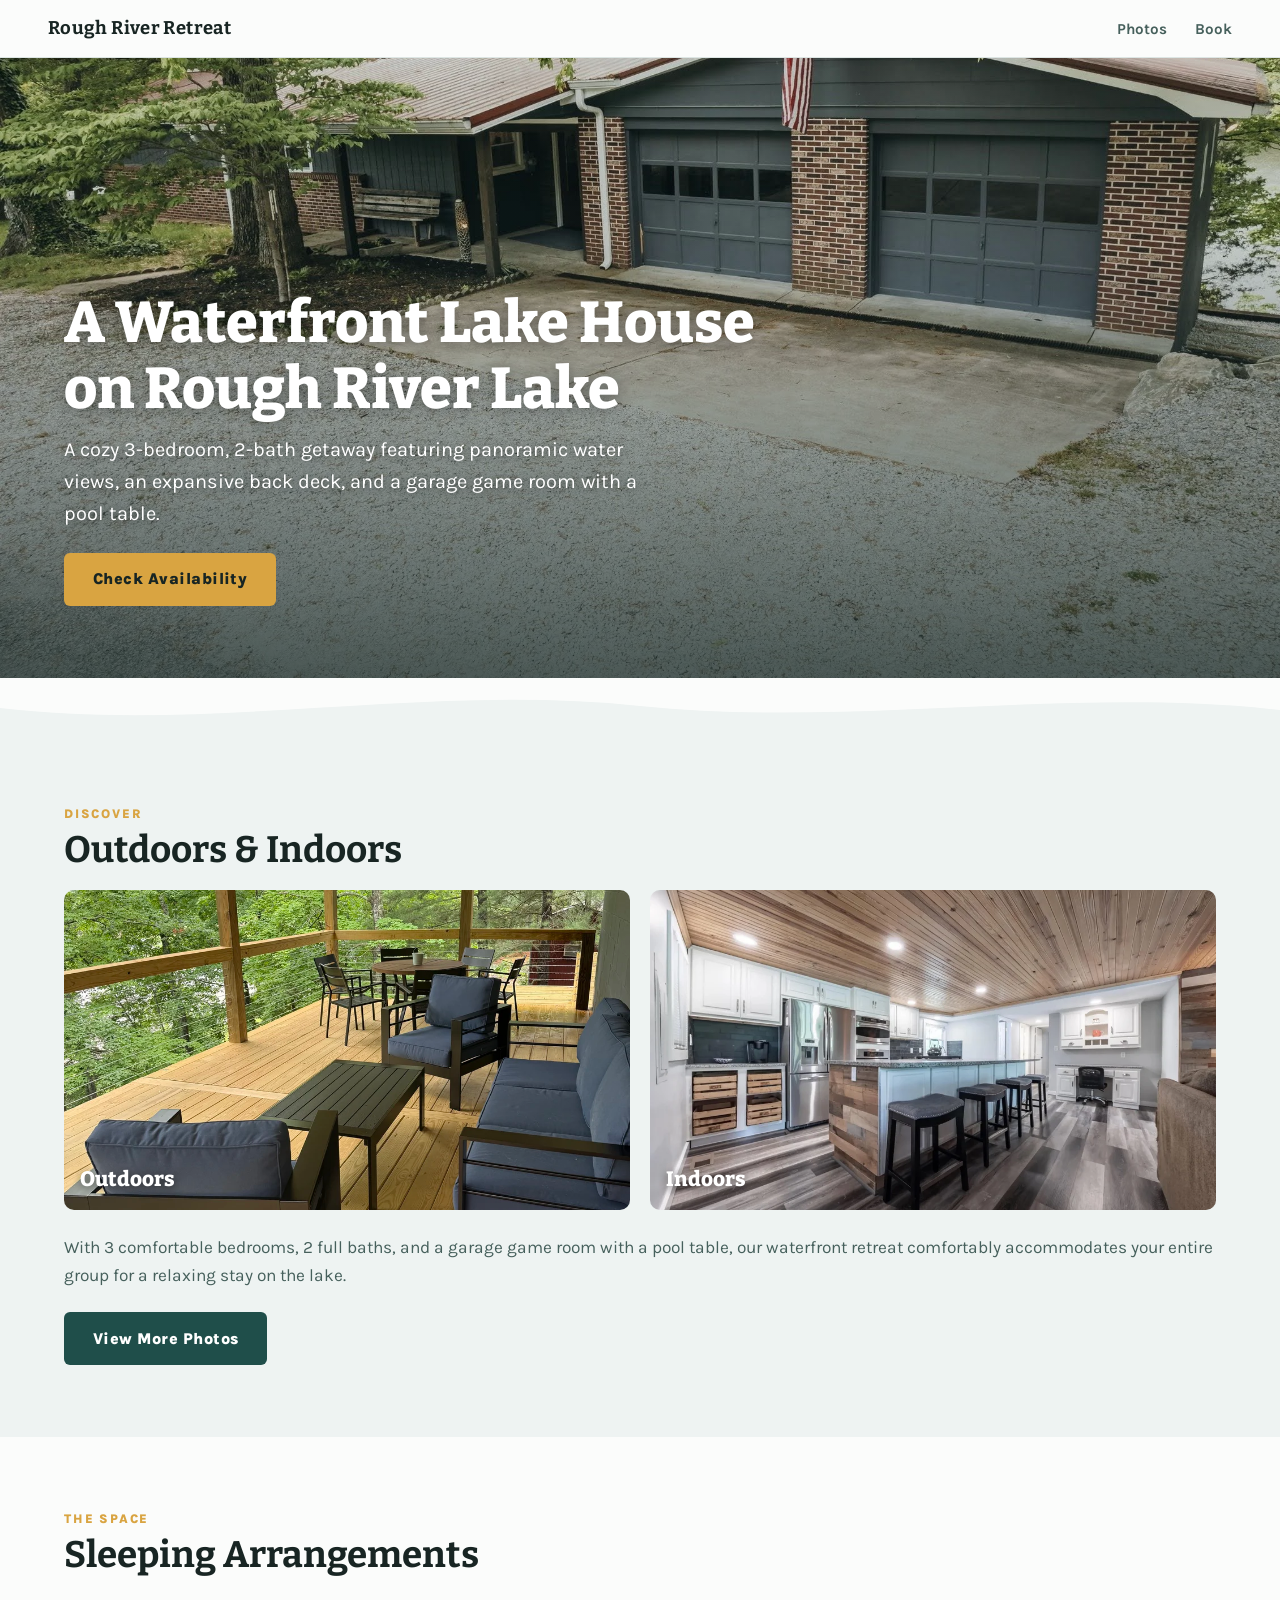
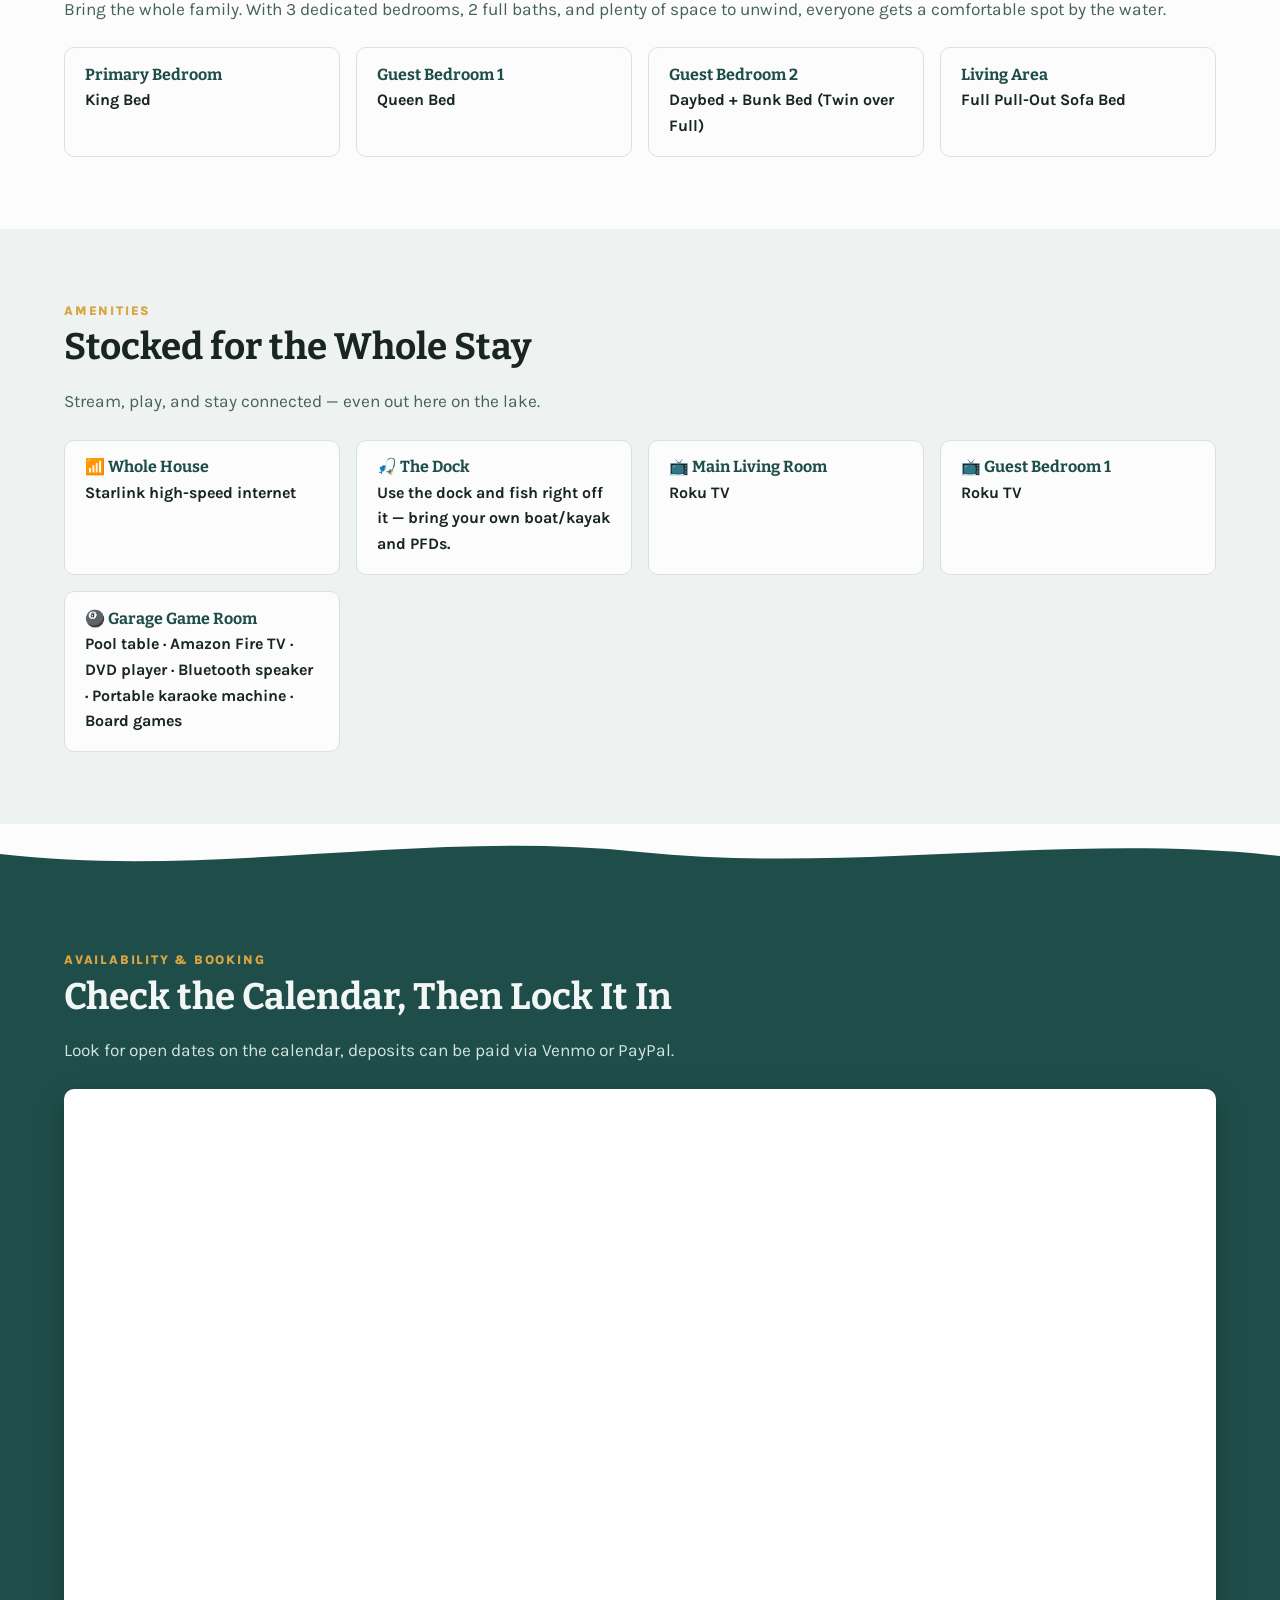
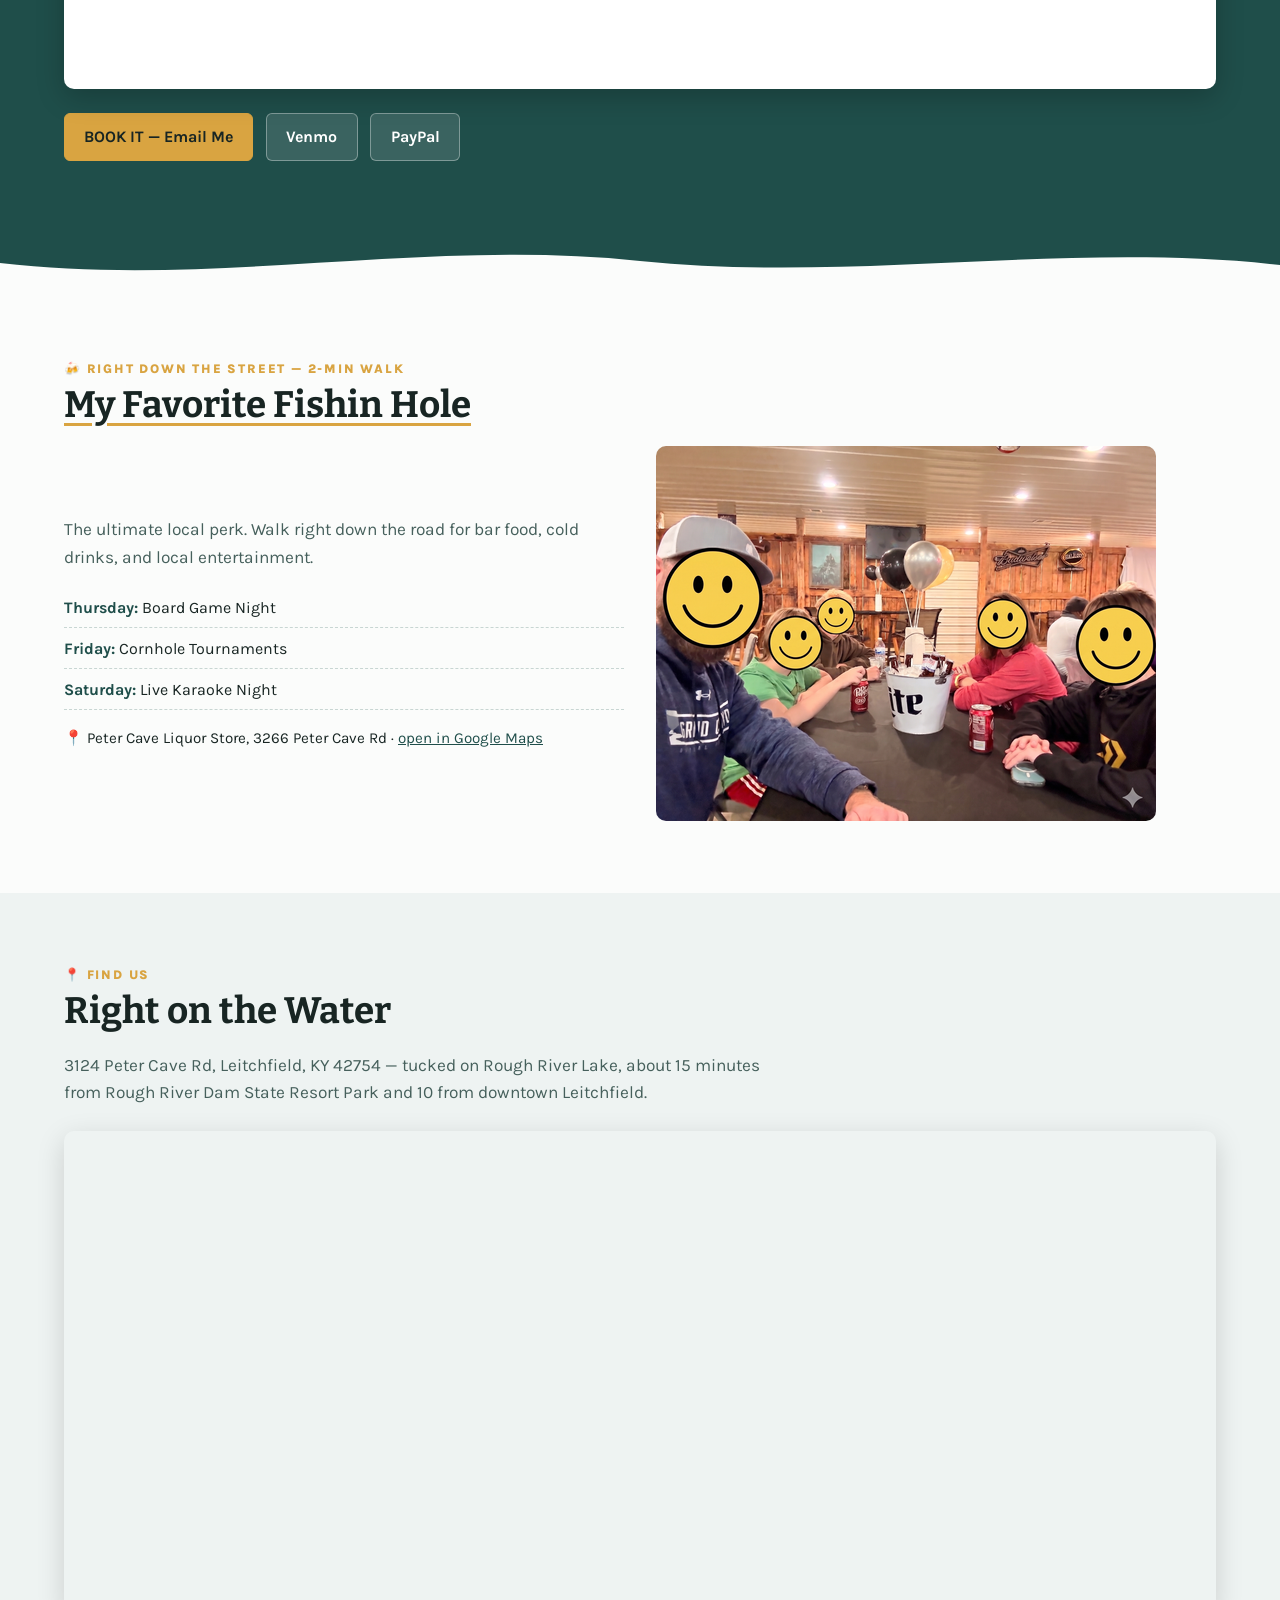
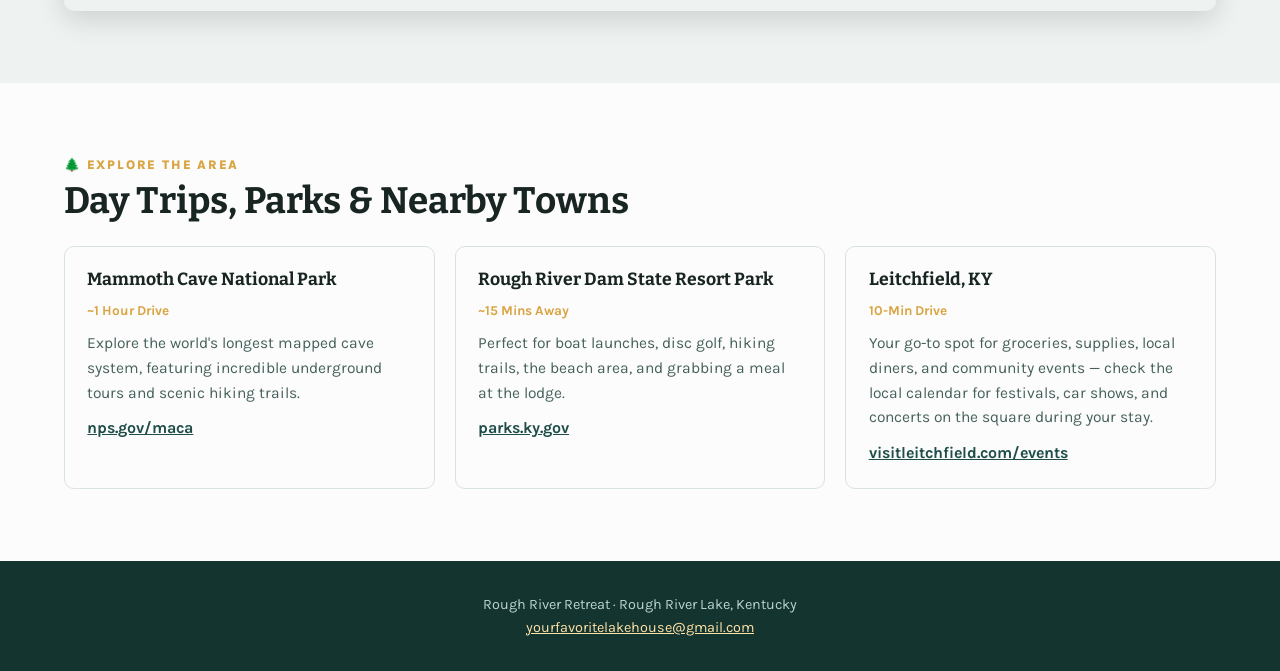
<file: index.html>
<!DOCTYPE html>
<html lang="en">
<head>
<meta charset="UTF-8">
<meta name="viewport" content="width=device-width, initial-scale=1">
<title>Rough River Retreat — Waterfront Lake House on Rough River Lake, KY</title>
<meta name="description" content="A cozy 3-bedroom, 2-bath waterfront getaway on Rough River Lake in Kentucky — panoramic water views, expansive back deck, and a garage game room with a pool table. Check availability and book your stay.">
<meta property="og:title" content="Rough River Retreat">
<meta property="og:description" content="A waterfront lake house on Rough River Lake — 3BR/2BA, water views, big deck, game room.">
<meta property="og:type" content="website">
<meta property="og:url" content="https://www.roughriverretreat.com">
<meta property="og:image" content="https://www.roughriverretreat.com/images/hero.jpeg">
<link rel="preconnect" href="https://fonts.googleapis.com">
<link rel="preconnect" href="https://fonts.gstatic.com" crossorigin>
<link href="https://fonts.googleapis.com/css2?family=Bitter:wght@700;800&family=Karla:wght@400;700;800&display=swap" rel="stylesheet">
<link rel="stylesheet" href="styles.css">
</head>
<body>

<header class="site-header">
  <a class="brand" href="index.html">Rough River Retreat</a>
  <nav>
    <a href="photos.html">Photos</a>
    <a href="#booking">Book</a>
  </nav>
</header>

<!-- HERO -->
<div class="hero">
  <img class="hero-photo" src="images/hero.jpeg" alt="Waterfront view of the lake house on Rough River Lake">
  <div class="scrim"></div>
  <div class="hero-copy">
    <h1>A Waterfront Lake House on Rough River Lake</h1>
    <p>A cozy 3-bedroom, 2-bath getaway featuring panoramic water views, an expansive back deck, and a garage game room with a pool table.</p>
    <a class="btn" href="#booking">Check Availability</a>
  </div>
</div>

<!-- DISCOVER -->
<svg class="wave wave--mist" viewBox="0 0 1440 54" preserveAspectRatio="none" aria-hidden="true"><path fill="currentColor" d="M0,30 C240,55 480,5 720,28 C960,50 1200,8 1440,32 L1440,54 L0,54 Z"/></svg>
<section class="section-mist" id="discover">
  <p class="kicker">Discover</p>
  <h2 class="section-title">Outdoors &amp; Indoors</h2>
  <div class="discover-grid">
    <div class="discover-card">
      <img src="images/outdoors.webp" alt="The outdoors at Rough River Retreat — deck and water views">
      <span>Outdoors</span>
    </div>
    <div class="discover-card">
      <img src="images/indoors.webp" alt="The cozy indoor living space">
      <span>Indoors</span>
    </div>
  </div>
  <p class="lede" style="margin-top:1.5rem;max-width:none;">With 3 comfortable bedrooms, 2 full baths, and a garage game room with a pool table, our waterfront retreat comfortably accommodates your entire group for a relaxing stay on the lake.</p>
  <a class="btn" href="photos.html" style="background:var(--lake);color:#fff;">View More Photos</a>
</section>

<!-- SLEEPING -->
<section id="sleeping">
  <p class="kicker">The Space</p>
  <h2 class="section-title">Sleeping Arrangements</h2>
  <p class="lede" style="max-width:none;">Bring the whole family. With 3 dedicated bedrooms, 2 full baths, and plenty of space to unwind, everyone gets a comfortable spot by the water.</p>
  <div class="beds">
    <div class="bed-card"><h3>Primary Bedroom</h3><p>King Bed</p></div>
    <div class="bed-card"><h3>Guest Bedroom 1</h3><p>Queen Bed</p></div>
    <div class="bed-card"><h3>Guest Bedroom 2</h3><p>Daybed + Bunk Bed (Twin over Full)</p></div>
    <div class="bed-card"><h3>Living Area</h3><p>Full Pull-Out Sofa Bed</p></div>
  </div>
</section>

<!-- AMENITIES -->
<section class="section-mist" id="amenities">
  <p class="kicker">Amenities</p>
  <h2 class="section-title">Stocked for the Whole Stay</h2>
  <p class="lede">Stream, play, and stay connected — even out here on the lake.</p>
  <div class="beds">
    <div class="bed-card"><h3>📶 Whole House</h3><p>Starlink high-speed internet</p></div>
    <div class="bed-card"><h3>🎣 The Dock</h3><p>Use the dock and fish right off it — bring your own boat/kayak and PFDs.</p></div>
    <div class="bed-card"><h3>📺 Main Living Room</h3><p>Roku TV</p></div>
    <div class="bed-card"><h3>📺 Guest Bedroom 1</h3><p>Roku TV</p></div>
    <div class="bed-card"><h3>🎱 Garage Game Room</h3><p>Pool table · Amazon Fire TV · DVD player · Bluetooth speaker · Portable karaoke machine · Board games</p></div>
  </div>
</section>

<!-- BOOKING -->
<svg class="wave wave--lake" viewBox="0 0 1440 54" preserveAspectRatio="none" aria-hidden="true"><path fill="currentColor" d="M0,30 C240,55 480,5 720,28 C960,50 1200,8 1440,32 L1440,54 L0,54 Z"/></svg>
<section class="section-lake" id="booking">
  <p class="kicker">Availability &amp; Booking</p>
  <h2 class="section-title">Check the Calendar, Then Lock It In</h2>
  <p class="lede">Look for open dates on the calendar, deposits can be paid via Venmo or PayPal.</p>

  <div class="calendar-wrap">
    <iframe src="https://calendar.google.com/calendar/embed?src=3ceea9b56459c715bdbd2da5eff8958c19646cd891139399fe4d9bab4cf9bbc4%40group.calendar.google.com&ctz=America%2FNew_York&mode=MONTH" title="Rough River Retreat availability calendar" loading="lazy"></iframe>
  </div>

  <div class="pay-links">
    <a class="book" href="mailto:yourfavoritelakehouse@gmail.com?subject=Rough%20River%20House%20Request">BOOK IT — Email Me</a>
    <a href="https://venmo.com/MattVHam" rel="noopener">Venmo</a>
    <a href="https://paypal.me/VHam" rel="noopener">PayPal</a>
  </div>
</section>
<svg class="wave wave--paper" viewBox="0 0 1440 54" preserveAspectRatio="none" style="background:var(--lake);" aria-hidden="true"><path fill="currentColor" d="M0,30 C240,55 480,5 720,28 C960,50 1200,8 1440,32 L1440,54 L0,54 Z"/></svg>

<!-- LOCAL PERK -->
<section id="local">
  <p class="kicker">🍻 Right Down the Street — 2-Min Walk</p>
  <h2 class="section-title"><a href="https://www.google.com/maps/search/?api=1&query=Peter%20Cave%20Liquor%20Store&query_place_id=ChIJhy27Fe1Jb4gRFWa-f-UNpPU" rel="noopener" style="color:inherit;text-decoration:underline;text-decoration-color:var(--gold);text-decoration-thickness:3px;text-underline-offset:6px;">My Favorite Fishin Hole</a></h2>
  <div class="fishin">
    <div>
      <p class="lede">The ultimate local perk. Walk right down the road for bar food, cold drinks, and local entertainment.</p>
      <ul>
        <li><strong>Thursday:</strong> Board Game Night</li>
        <li><strong>Friday:</strong> Cornhole Tournaments</li>
        <li><strong>Saturday:</strong> Live Karaoke Night</li>
      </ul>
      <p style="margin-top:1rem;font-size:0.95rem;">📍 Peter Cave Liquor Store, 3266 Peter Cave Rd · <a href="https://www.google.com/maps/search/?api=1&query=Peter%20Cave%20Liquor%20Store&query_place_id=ChIJhy27Fe1Jb4gRFWa-f-UNpPU" rel="noopener">open in Google Maps</a></p>
    </div>
    <img src="images/fishinhole.webp" alt="My Favorite Fishin Hole — the local bar a two-minute walk away">
  </div>
</section>

<!-- MAP -->
<section class="section-mist" id="location">
  <p class="kicker">📍 Find Us</p>
  <h2 class="section-title">Right on the Water</h2>
  <p class="lede">3124 Peter Cave Rd, Leitchfield, KY 42754 — tucked on Rough River Lake, about 15 minutes from Rough River Dam State Resort Park and 10 from downtown Leitchfield.</p>
  <div class="map-wrap">
    <iframe src="https://www.google.com/maps?q=3124+Peter+Cave+Rd,+Leitchfield,+KY+42754&output=embed" title="Map showing the location of Rough River Retreat" loading="lazy" allowfullscreen referrerpolicy="no-referrer-when-downgrade"></iframe>
  </div>
</section>

<!-- DAY TRIPS -->
<section id="daytrips">
  <p class="kicker">🌲 Explore the Area</p>
  <h2 class="section-title">Day Trips, Parks &amp; Nearby Towns</h2>
  <div class="trips">
    <div class="trip-card">
      <h3>Mammoth Cave National Park</h3>
      <p class="dist">~1 Hour Drive</p>
      <p>Explore the world's longest mapped cave system, featuring incredible underground tours and scenic hiking trails.</p>
      <a href="https://www.nps.gov/maca/index.htm" rel="noopener">nps.gov/maca</a>
    </div>
    <div class="trip-card">
      <h3>Rough River Dam State Resort Park</h3>
      <p class="dist">~15 Mins Away</p>
      <p>Perfect for boat launches, disc golf, hiking trails, the beach area, and grabbing a meal at the lodge.</p>
      <a href="https://parks.ky.gov/explore/rough-river-dam-state-resort-park-7800" rel="noopener">parks.ky.gov</a>
    </div>
    <div class="trip-card">
      <h3>Leitchfield, KY</h3>
      <p class="dist">10-Min Drive</p>
      <p>Your go-to spot for groceries, supplies, local diners, and community events — check the local calendar for festivals, car shows, and concerts on the square during your stay.</p>
      <a href="https://visitleitchfield.com/events/" rel="noopener">visitleitchfield.com/events</a>
    </div>
  </div>
</section>

<footer>
  <p>Rough River Retreat · Rough River Lake, Kentucky</p>
  <p><a href="mailto:yourfavoritelakehouse@gmail.com">yourfavoritelakehouse@gmail.com</a></p>
</footer>

</body>
</html>
</file>
<file: styles.css>
/* ============================================================
   Rough River Retreat — styles.css
   Palette: lake teal, morning mist, golden hour, deep ink
   Type: Bitter (display, lodge-sign slab) + Karla (body)
   ============================================================ */

:root {
  --lake:      #1f4e4a;   /* deep lake teal */
  --lake-deep: #143430;   /* dusk water */
  --mist:      #eef3f2;   /* morning mist */
  --paper:     #fbfcfb;   /* near-white */
  --gold:      #d9a441;   /* golden hour */
  --ink:       #182523;   /* deep ink */
  --ink-soft:  #46605c;   /* softened ink for secondary text */
}

* { margin: 0; padding: 0; box-sizing: border-box; }

html { scroll-behavior: smooth; }
@media (prefers-reduced-motion: reduce) {
  html { scroll-behavior: auto; }
  * { animation: none !important; transition: none !important; }
}

body {
  font-family: 'Karla', system-ui, sans-serif;
  color: var(--ink);
  background: var(--paper);
  line-height: 1.6;
}

h1, h2, h3 { font-family: 'Bitter', Georgia, serif; line-height: 1.15; }

img { max-width: 100%; display: block; }

a { color: var(--lake); }
a:focus-visible, button:focus-visible {
  outline: 3px solid var(--gold);
  outline-offset: 2px;
}

/* ---------- Header ---------- */
.site-header {
  position: sticky; top: 0; z-index: 50;
  background: var(--paper);
  border-bottom: 1px solid #dde6e4;
  display: flex; align-items: center; justify-content: space-between;
  padding: 0.85rem clamp(1rem, 4vw, 3rem);
}
.site-header .brand {
  font-family: 'Bitter', serif;
  font-weight: 700;
  font-size: 1.15rem;
  color: var(--ink);
  text-decoration: none;
  letter-spacing: 0.02em;
}
.site-header nav a {
  text-decoration: none;
  font-weight: 700;
  font-size: 0.95rem;
  margin-left: 1.5rem;
  color: var(--ink-soft);
}
.site-header nav a:hover { color: var(--lake); }

/* ---------- Hero ---------- */
.hero { position: relative; isolation: isolate; color: #fff; }
.hero img.hero-photo {
  width: 100%;
  height: min(78vh, 620px);
  object-fit: cover;
}
.hero .scrim {
  position: absolute; inset: 0;
  background: linear-gradient(180deg, rgba(16,33,31,0.15) 30%, rgba(16,33,31,0.72) 100%);
}
.hero .hero-copy {
  position: absolute; left: 0; right: 0; bottom: clamp(2.5rem, 8vh, 5rem);
  padding: 0 clamp(1.25rem, 6vw, 4rem);
  max-width: 56rem;
}
.hero h1 {
  font-size: clamp(2rem, 5.5vw, 3.6rem);
  font-weight: 800;
  text-shadow: 0 2px 14px rgba(0,0,0,0.35);
}
.hero p {
  margin-top: 0.75rem;
  font-size: clamp(1rem, 2.2vw, 1.25rem);
  max-width: 38rem;
  text-shadow: 0 1px 8px rgba(0,0,0,0.45);
}
.btn {
  display: inline-block;
  margin-top: 1.4rem;
  background: var(--gold);
  color: var(--ink);
  font-weight: 800;
  letter-spacing: 0.03em;
  text-decoration: none;
  padding: 0.85rem 1.8rem;
  border-radius: 6px;
  transition: transform 0.15s ease, box-shadow 0.15s ease;
}
.btn:hover { transform: translateY(-2px); box-shadow: 0 6px 18px rgba(0,0,0,0.25); }

/* ---------- Wave divider (signature) ---------- */
.wave { display: block; width: 100%; height: 54px; }
.wave--mist  { color: var(--mist); }
.wave--lake  { color: var(--lake); }
.wave--paper { color: var(--paper); }

/* ---------- Sections ---------- */
section { padding: clamp(2.5rem, 6vw, 4.5rem) clamp(1.25rem, 6vw, 4rem); }
.section-mist { background: var(--mist); }
.section-lake { background: var(--lake); color: #f2f7f6; }
.section-lake a { color: #ffe2a6; }
.kicker {
  font-size: 0.8rem; font-weight: 800; letter-spacing: 0.14em;
  text-transform: uppercase; color: var(--gold);
}
.section-title { font-size: clamp(1.6rem, 3.4vw, 2.3rem); margin: 0.3rem 0 1.2rem; }

/* Discover grid */
.discover-grid {
  display: grid; gap: 1.25rem;
  grid-template-columns: repeat(auto-fit, minmax(280px, 1fr));
}
.discover-card { position: relative; border-radius: 10px; overflow: hidden; }
.discover-card img { height: 320px; width: 100%; object-fit: cover; }
.discover-card span {
  position: absolute; left: 1rem; bottom: 0.9rem;
  font-family: 'Bitter', serif; font-weight: 800; font-size: 1.3rem; color: #fff;
  text-shadow: 0 2px 10px rgba(0,0,0,0.6);
}
.lede { max-width: 46rem; font-size: 1.08rem; color: var(--ink-soft); }
.section-lake .lede { color: #d4e4e1; }

/* Sleeping arrangements */
.beds {
  margin-top: 1.5rem;
  display: grid; gap: 1rem;
  grid-template-columns: repeat(auto-fit, minmax(220px, 1fr));
}
.bed-card {
  background: var(--paper);
  border: 1px solid #d8e3e1;
  border-radius: 10px;
  padding: 1.1rem 1.25rem;
}
.bed-card h3 { font-size: 1rem; color: var(--lake); margin-bottom: 0.2rem; }
.bed-card p { font-weight: 700; }

/* Booking */
.calendar-wrap {
  position: relative;
  padding-bottom: min(80%, 600px);
  height: 0; overflow: hidden;
  border-radius: 10px;
  background: #fff;
  box-shadow: 0 8px 28px rgba(0,0,0,0.22);
  margin: 1.5rem 0;
}
.calendar-wrap iframe {
  position: absolute; inset: 0;
  width: 100%; height: 100%; border: 0;
}
.pay-links { display: flex; flex-wrap: wrap; gap: 0.8rem; margin-top: 1rem; }
.pay-links a {
  background: rgba(255,255,255,0.12);
  border: 1px solid rgba(255,255,255,0.35);
  color: #fff; text-decoration: none; font-weight: 700;
  padding: 0.65rem 1.2rem; border-radius: 6px;
}
.pay-links a:hover { background: rgba(255,255,255,0.22); }
.pay-links a.book { background: var(--gold); border-color: var(--gold); color: var(--ink); }

/* Map */
.map-wrap {
  position: relative;
  padding-bottom: min(56%, 480px);
  height: 0; overflow: hidden;
  border-radius: 10px;
  box-shadow: 0 8px 28px rgba(0,0,0,0.15);
  margin-top: 1.5rem;
}
.map-wrap iframe {
  position: absolute; inset: 0;
  width: 100%; height: 100%; border: 0;
}

/* Local & day trips */
.fishin {
  display: grid; gap: 2rem; align-items: center;
  grid-template-columns: repeat(auto-fit, minmax(300px, 1fr));
}
.fishin img { border-radius: 10px; }
.fishin ul { list-style: none; margin-top: 1rem; }
.fishin li { padding: 0.45rem 0; border-bottom: 1px dashed #c8d6d3; }
.fishin li strong { color: var(--lake); }

.trips {
  display: grid; gap: 1.25rem;
  grid-template-columns: repeat(auto-fit, minmax(260px, 1fr));
  margin-top: 1.5rem;
}
.trip-card {
  background: var(--paper);
  border: 1px solid #d8e3e1;
  border-radius: 10px;
  padding: 1.4rem;
}
.trip-card h3 { font-size: 1.1rem; margin-bottom: 0.15rem; }
.trip-card .dist { font-size: 0.85rem; font-weight: 700; color: var(--gold); }
.trip-card p { margin-top: 0.6rem; color: var(--ink-soft); font-size: 0.97rem; }
.trip-card a { font-weight: 700; display: inline-block; margin-top: 0.6rem; }

/* Photo grid (photos.html) */
.photo-grid {
  display: grid; gap: 0.8rem;
  grid-template-columns: repeat(auto-fill, minmax(260px, 1fr));
}
.photo-grid a { border-radius: 8px; overflow: hidden; display: block; }
.photo-grid img {
  width: 100%; height: 240px; object-fit: cover;
  transition: transform 0.25s ease;
}
.photo-grid a:hover img { transform: scale(1.04); }

/* Footer */
footer {
  background: var(--lake-deep); color: #bcd2ce;
  text-align: center; padding: 2rem 1rem; font-size: 0.9rem;
}
footer a { color: #ffe2a6; }
</file>
